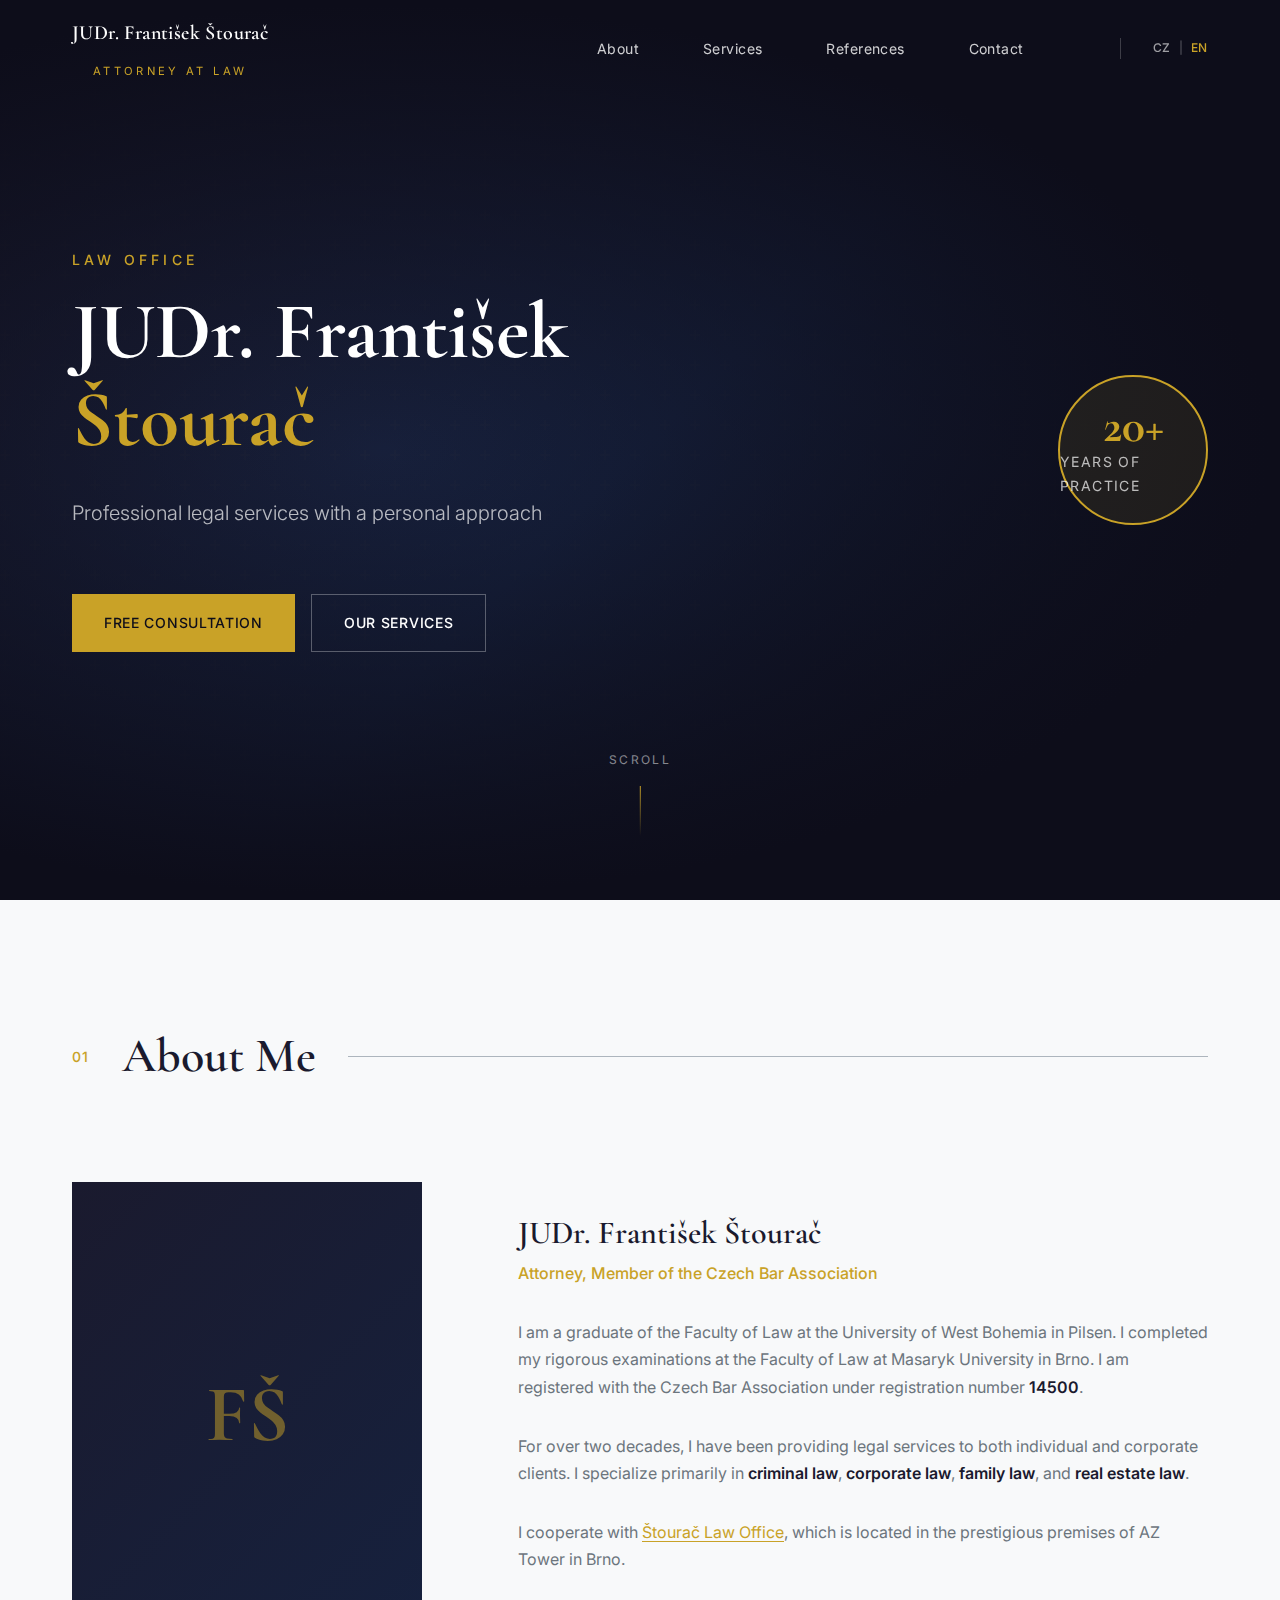
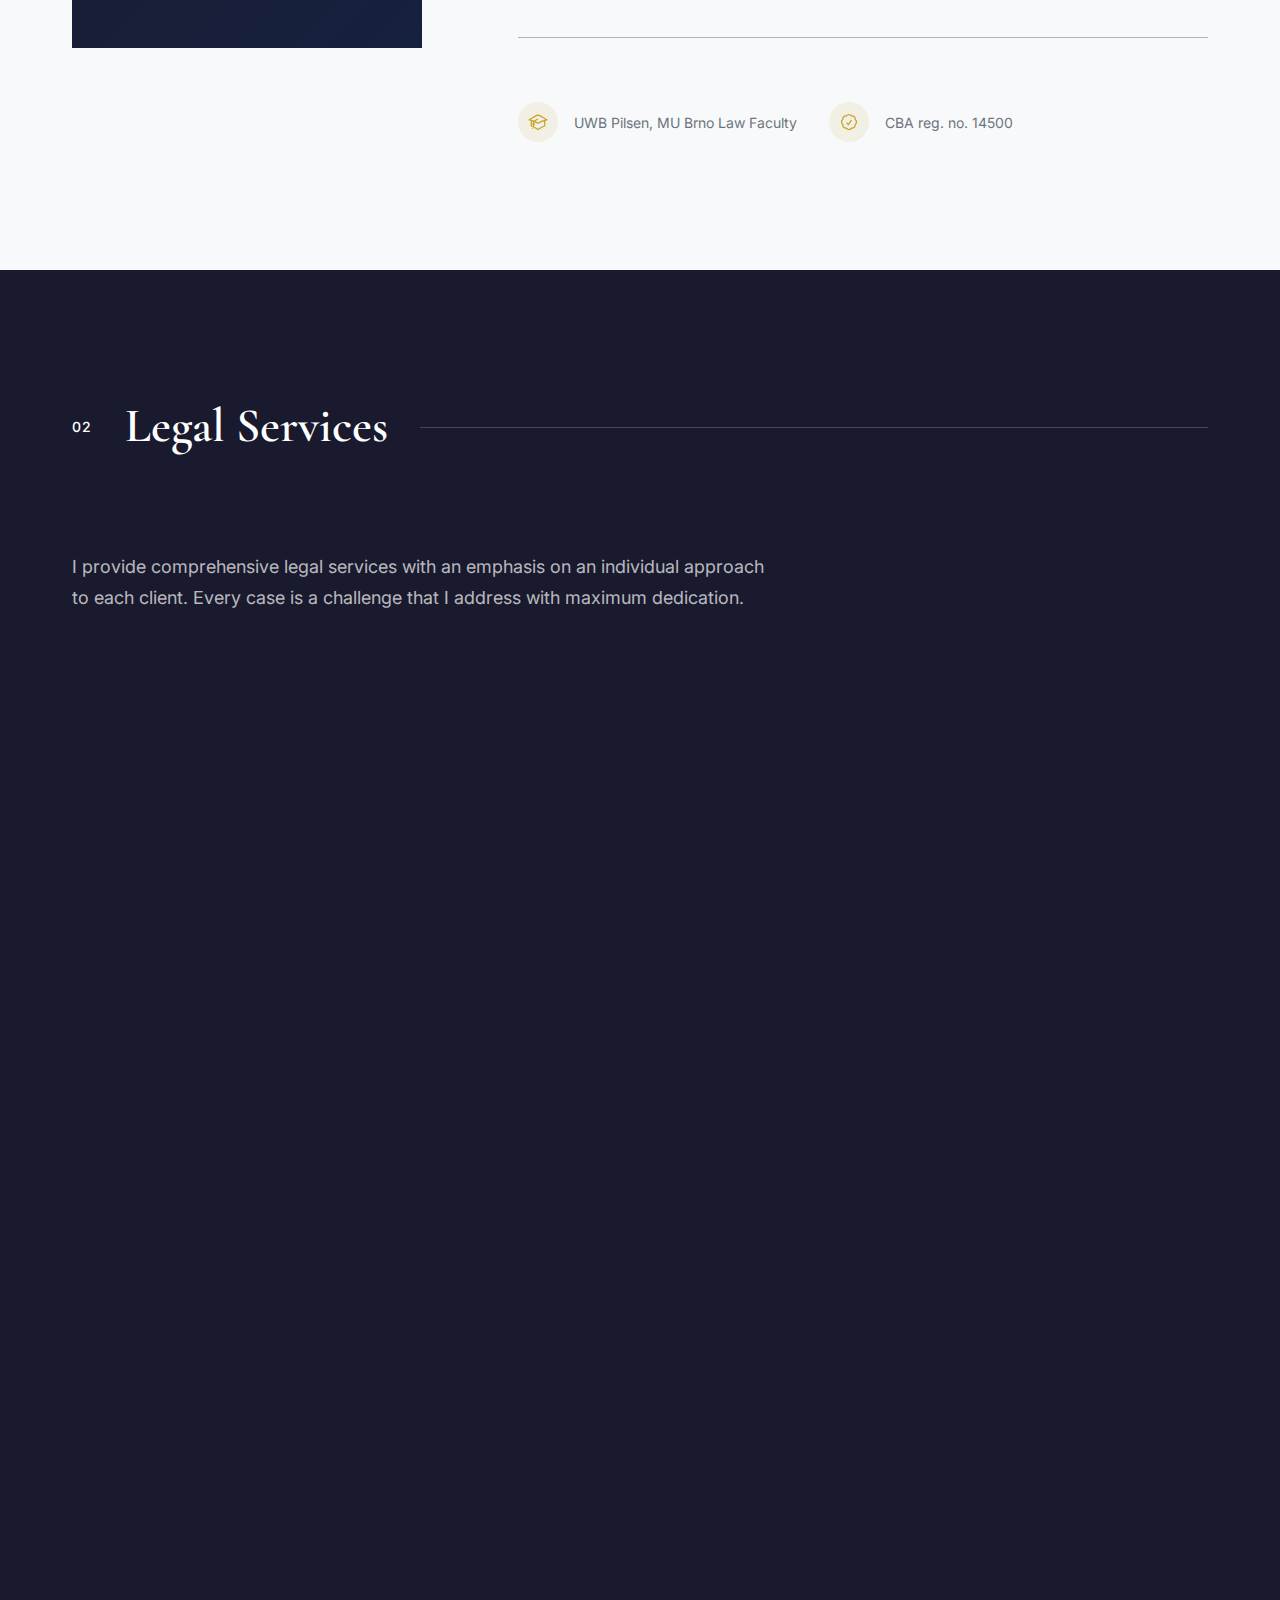
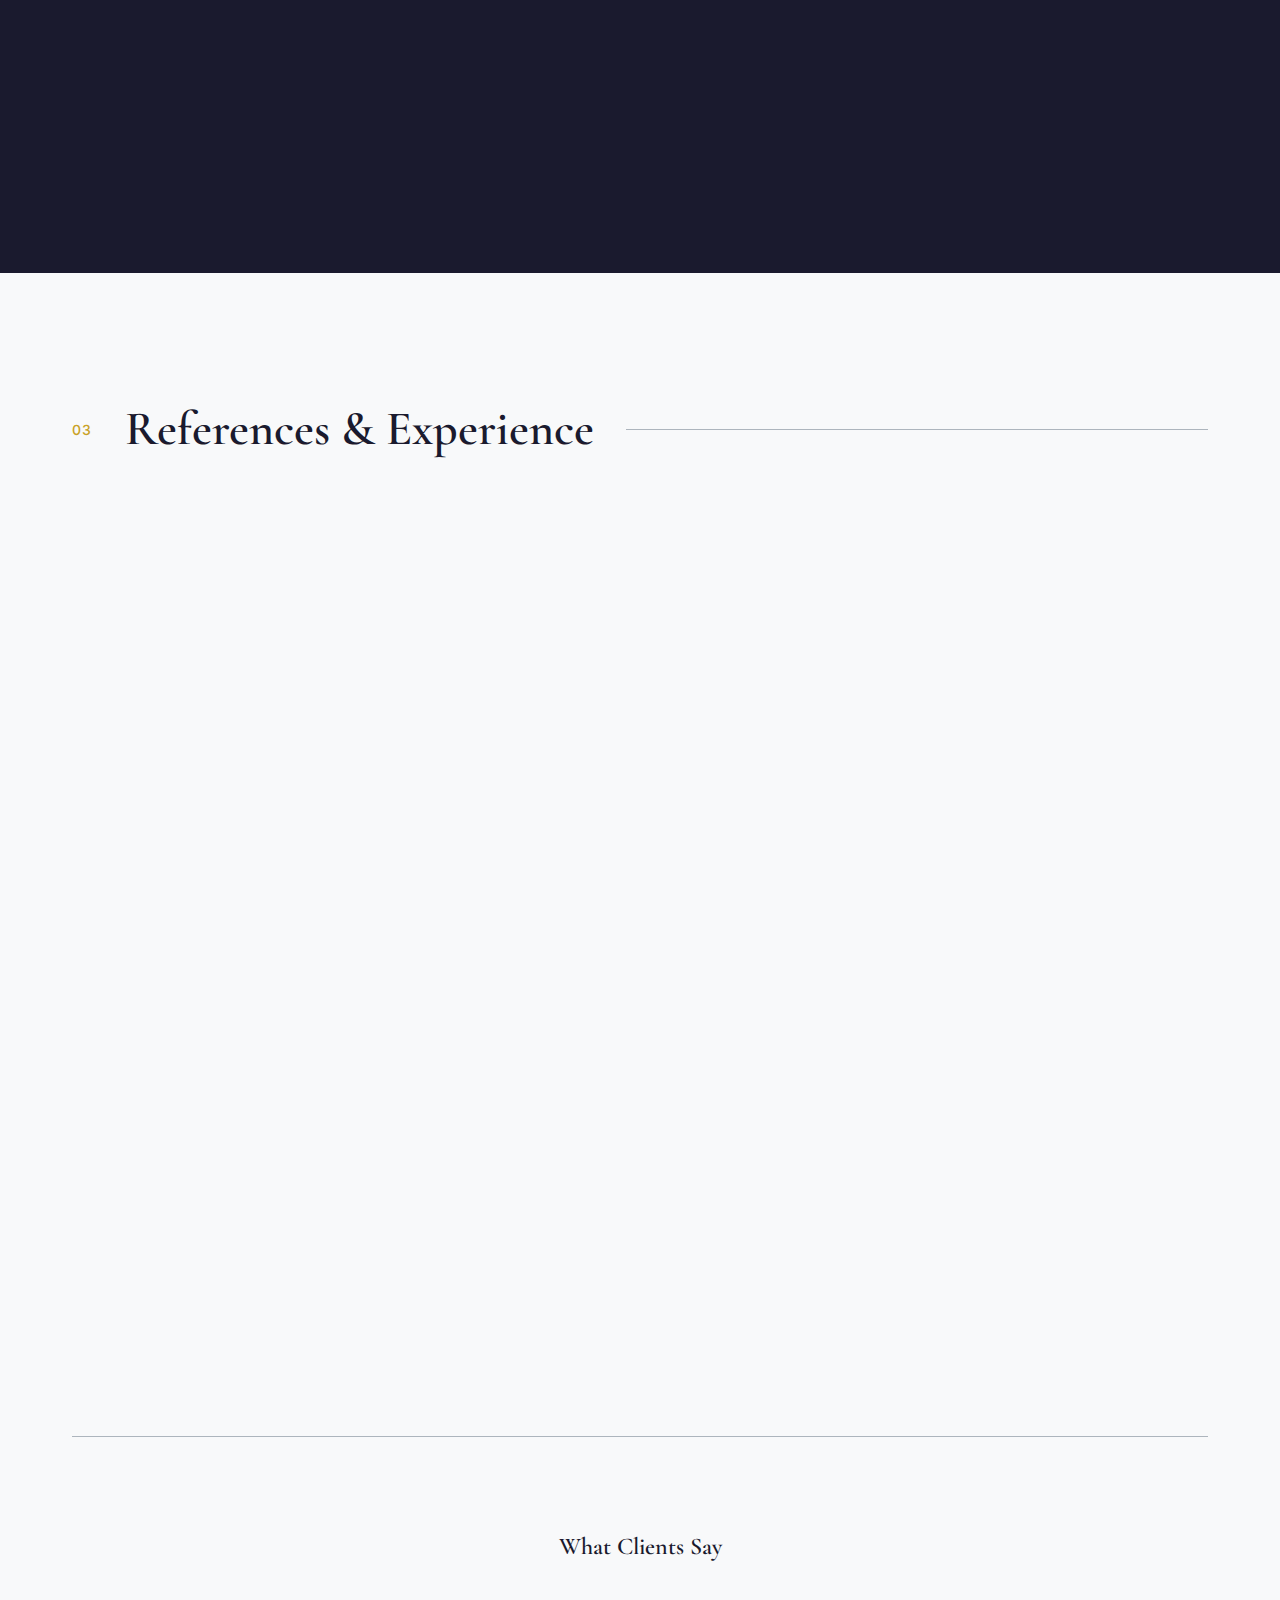
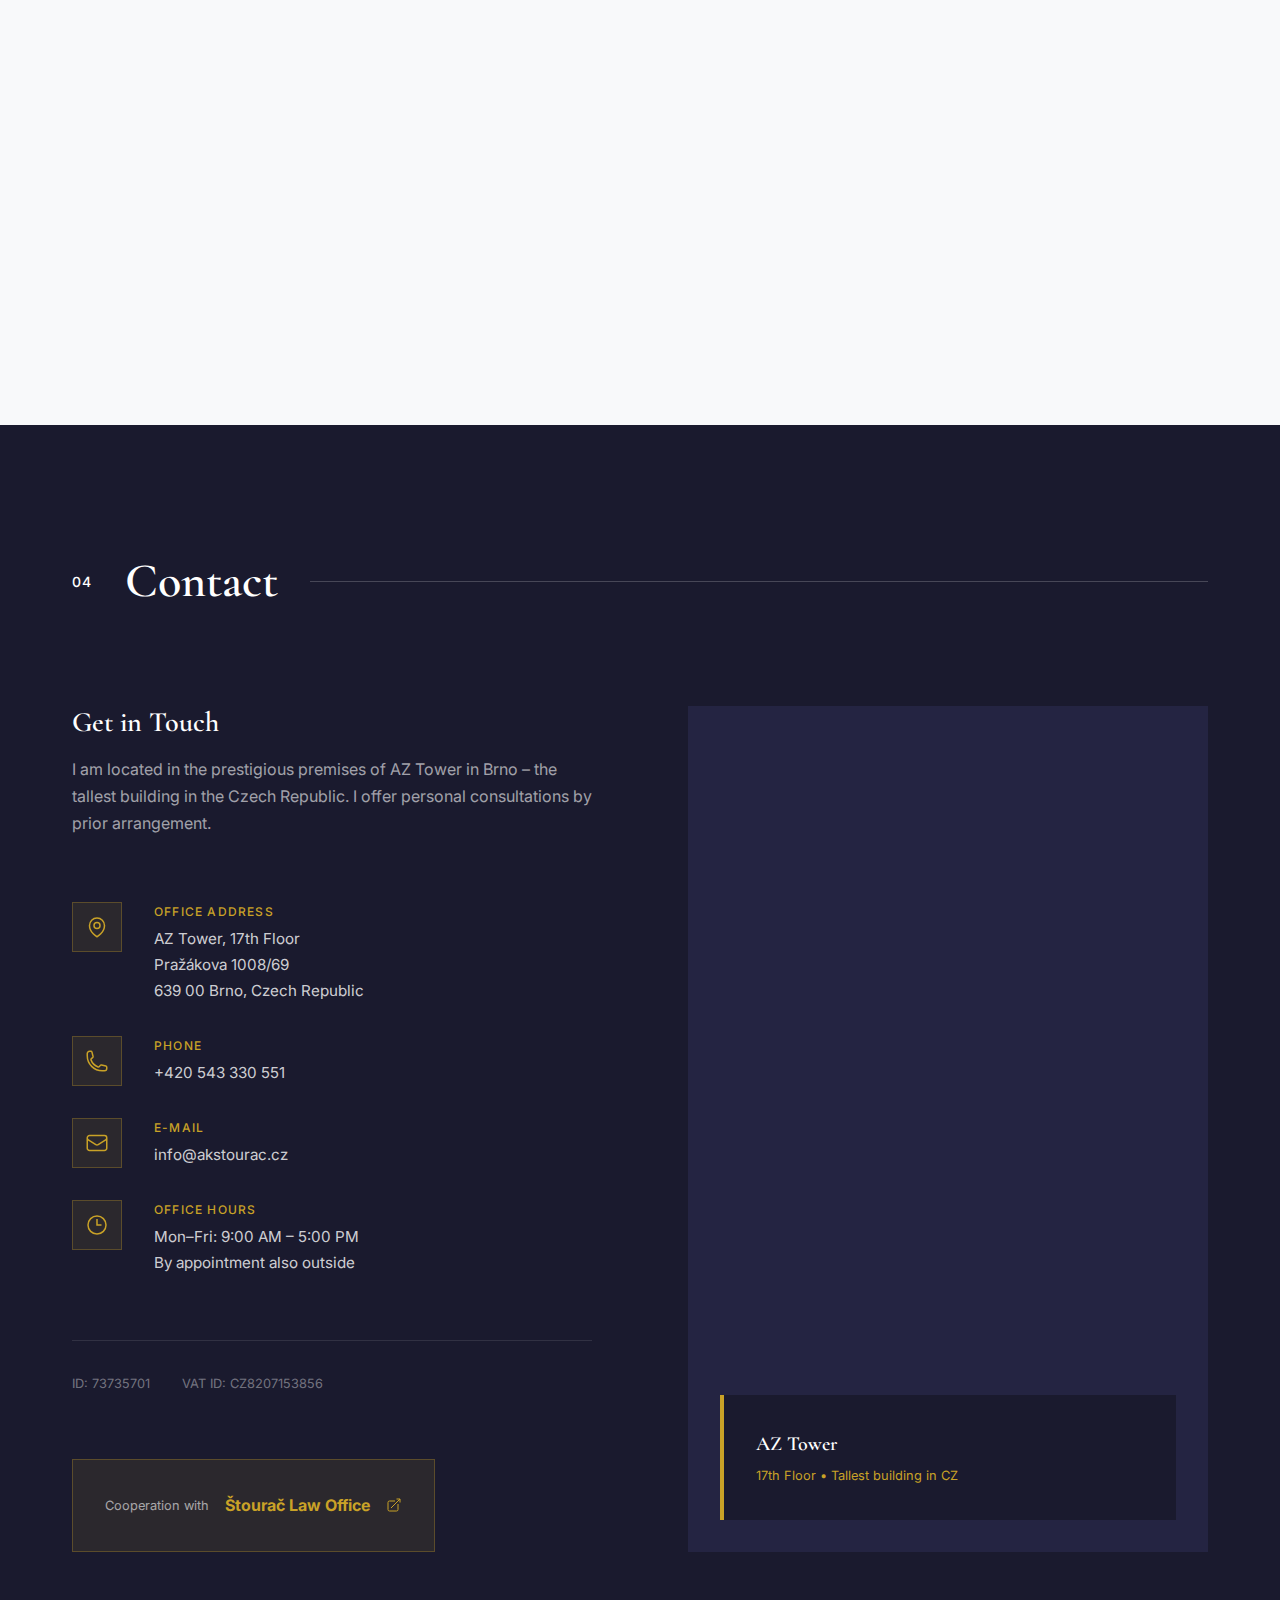
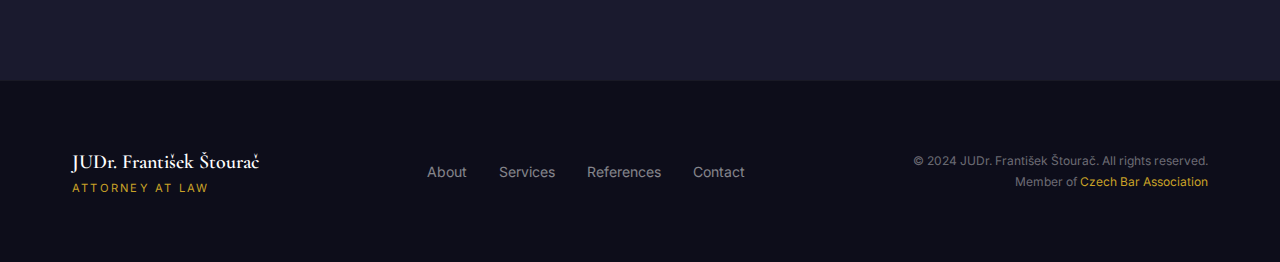
<file: en.html>
<!DOCTYPE html>
<html lang="en">
<head>
    <meta charset="UTF-8">
    <meta name="viewport" content="width=device-width, initial-scale=1.0">
    <title>JUDr. František Štourač | Attorney at Law Brno</title>
    <meta name="description" content="JUDr. František Štourač - experienced attorney in Brno, Czech Republic. Specializing in criminal, corporate and family law. Office located in AZ Tower.">
    <link rel="preconnect" href="https://fonts.googleapis.com">
    <link rel="preconnect" href="https://fonts.gstatic.com" crossorigin>
    <link href="https://fonts.googleapis.com/css2?family=Cormorant+Garamond:wght@400;500;600;700&family=Inter:wght@300;400;500;600&display=swap" rel="stylesheet">
    <link rel="stylesheet" href="style.css">
    <link rel="alternate" hreflang="cs" href="index.html">
    <link rel="alternate" hreflang="en" href="en.html">
</head>
<body>
    <!-- Navigation -->
    <nav class="nav" id="nav">
        <div class="nav-container">
            <a href="#home" class="logo">
                <span class="logo-title">JUDr. František Štourač</span>
                <span class="logo-subtitle">attorney at law</span>
            </a>
            <button class="nav-toggle" id="nav-toggle" aria-label="Menu">
                <span></span>
                <span></span>
                <span></span>
            </button>
            <ul class="nav-menu" id="nav-menu">
                <li><a href="#about" class="nav-link">About</a></li>
                <li><a href="#services" class="nav-link">Services</a></li>
                <li><a href="#references" class="nav-link">References</a></li>
                <li><a href="#contact" class="nav-link">Contact</a></li>
                <li class="nav-lang">
                    <a href="index.html" class="lang-link">CZ</a>
                    <span class="lang-divider">|</span>
                    <a href="en.html" class="lang-link active">EN</a>
                </li>
            </ul>
        </div>
    </nav>

    <!-- Hero Section -->
    <section class="hero" id="home">
        <div class="hero-overlay"></div>
        <div class="hero-content">
            <div class="hero-text">
                <p class="hero-preheading">Law Office</p>
                <h1 class="hero-title">JUDr. František<br><span class="highlight">Štourač</span></h1>
                <p class="hero-subtitle">Professional legal services with a personal approach</p>
                <div class="hero-cta">
                    <a href="#contact" class="btn btn-primary">Free Consultation</a>
                    <a href="#services" class="btn btn-secondary">Our Services</a>
                </div>
            </div>
            <div class="hero-badge">
                <div class="badge-content">
                    <span class="badge-number">20+</span>
                    <span class="badge-text">years of practice</span>
                </div>
            </div>
        </div>
        <div class="hero-scroll">
            <span>Scroll</span>
            <div class="scroll-line"></div>
        </div>
  </section>

    <!-- About Section -->
    <section class="section" id="about">
        <div class="container">
            <div class="section-header">
                <span class="section-label">01</span>
                <h2 class="section-title">About Me</h2>
                <div class="section-line"></div>
            </div>
            <div class="about-grid">
                <div class="about-image">
                    <div class="image-frame">
                        <div class="image-placeholder">
                            <span class="initials">FŠ</span>
                        </div>
                        <div class="frame-accent"></div>
                    </div>
                </div>
                <div class="about-content">
                    <h3 class="about-name">JUDr. František Štourač</h3>
                    <p class="about-title">Attorney, Member of the Czech Bar Association</p>
                    <p class="about-text">
                        I am a graduate of the Faculty of Law at the University of West Bohemia in Pilsen. I completed my rigorous examinations at the Faculty of Law at Masaryk University in Brno. I am registered with the Czech Bar Association under registration number <strong>14500</strong>.
                    </p>
                    <p class="about-text">
                        For over two decades, I have been providing legal services to both individual and corporate clients. I specialize primarily in <strong>criminal law</strong>, <strong>corporate law</strong>, <strong>family law</strong>, and <strong>real estate law</strong>.
                    </p>
                    <p class="about-text">
                        I cooperate with <a href="https://brnoadvokati.cz" target="_blank" rel="noopener" class="text-link">Štourač Law Office</a>, which is located in the prestigious premises of AZ Tower in Brno.
                    </p>
                    <div class="about-credentials">
                        <div class="credential">
                            <span class="credential-icon">
                                <svg viewBox="0 0 24 24" fill="none" stroke="currentColor" stroke-width="1.5">
                                    <path d="M4.26 10.147a60.436 60.436 0 00-.491 6.347A48.627 48.627 0 0112 20.904a48.627 48.627 0 018.232-4.41 60.46 60.46 0 00-.491-6.347m-15.482 0a50.57 50.57 0 00-2.658-.813A59.905 59.905 0 0112 3.493a59.902 59.902 0 0110.399 5.84c-.896.248-1.783.52-2.658.814m-15.482 0A50.697 50.697 0 0112 13.489a50.702 50.702 0 017.74-3.342M6.75 15a.75.75 0 100-1.5.75.75 0 000 1.5zm0 0v-3.675A55.378 55.378 0 0112 8.443m-7.007 11.55A5.981 5.981 0 006.75 15.75v-1.5"/>
                                </svg>
                            </span>
                            <span class="credential-text">UWB Pilsen, MU Brno Law Faculty</span>
                        </div>
                        <div class="credential">
                            <span class="credential-icon">
                                <svg viewBox="0 0 24 24" fill="none" stroke="currentColor" stroke-width="1.5">
                                    <path d="M9 12.75L11.25 15 15 9.75M21 12c0 1.268-.63 2.39-1.593 3.068a3.745 3.745 0 01-1.043 3.296 3.745 3.745 0 01-3.296 1.043A3.745 3.745 0 0112 21c-1.268 0-2.39-.63-3.068-1.593a3.746 3.746 0 01-3.296-1.043 3.745 3.745 0 01-1.043-3.296A3.745 3.745 0 013 12c0-1.268.63-2.39 1.593-3.068a3.745 3.745 0 011.043-3.296 3.746 3.746 0 013.296-1.043A3.746 3.746 0 0112 3c1.268 0 2.39.63 3.068 1.593a3.746 3.746 0 013.296 1.043 3.746 3.746 0 011.043 3.296A3.745 3.745 0 0121 12z"/>
                                </svg>
                            </span>
                            <span class="credential-text">CBA reg. no. 14500</span>
                        </div>
                    </div>
                </div>
            </div>
        </div>
    </section>

    <!-- Services Section -->
    <section class="section section-dark" id="services">
        <div class="container">
            <div class="section-header section-header-light">
                <span class="section-label">02</span>
                <h2 class="section-title">Legal Services</h2>
                <div class="section-line"></div>
            </div>
            <p class="section-intro">
                I provide comprehensive legal services with an emphasis on an individual approach to each client. Every case is a challenge that I address with maximum dedication.
            </p>
            <div class="services-grid">
                <div class="service-card">
                    <div class="service-icon">
                        <svg viewBox="0 0 24 24" fill="none" stroke="currentColor" stroke-width="1.5">
                            <path d="M12 3v17.25m0 0c-1.472 0-2.882.265-4.185.75M12 20.25c1.472 0 2.882.265 4.185.75M18.75 4.97A48.416 48.416 0 0012 4.5c-2.291 0-4.545.16-6.75.47m13.5 0c1.01.143 2.01.317 3 .52m-3-.52l2.62 10.726c.122.499-.106 1.028-.589 1.202a5.988 5.988 0 01-2.031.352 5.988 5.988 0 01-2.031-.352c-.483-.174-.711-.703-.59-1.202L18.75 4.971zm-16.5.52c.99-.203 1.99-.377 3-.52m0 0l2.62 10.726c.122.499-.106 1.028-.589 1.202a5.989 5.989 0 01-2.031.352 5.989 5.989 0 01-2.031-.352c-.483-.174-.711-.703-.59-1.202L5.25 4.971z"/>
                        </svg>
                    </div>
                    <h3 class="service-title">Criminal Law</h3>
                    <p class="service-desc">Defense in criminal proceedings, representation of victims, preliminary proceedings, appellate proceedings.</p>
                    <ul class="service-list">
                        <li>Defense of accused and defendants</li>
                        <li>Representation of victims</li>
                        <li>Legal assistance during interrogation</li>
                    </ul>
                </div>
                <div class="service-card">
                    <div class="service-icon">
                        <svg viewBox="0 0 24 24" fill="none" stroke="currentColor" stroke-width="1.5">
                            <path d="M2.25 21h19.5m-18-18v18m10.5-18v18m6-13.5V21M6.75 6.75h.75m-.75 3h.75m-.75 3h.75m3-6h.75m-.75 3h.75m-.75 3h.75M6.75 21v-3.375c0-.621.504-1.125 1.125-1.125h2.25c.621 0 1.125.504 1.125 1.125V21M3 3h12m-.75 4.5H21m-3.75 3.75h.008v.008h-.008v-.008zm0 3h.008v.008h-.008v-.008zm0 3h.008v.008h-.008v-.008z"/>
                        </svg>
                    </div>
                    <h3 class="service-title">Corporate Law</h3>
                    <p class="service-desc">Company formation, contractual matters, corporate law, debt collection.</p>
                    <ul class="service-list">
                        <li>Company formation and changes</li>
                        <li>Commercial contracts</li>
                        <li>Debt recovery</li>
                    </ul>
                </div>
                <div class="service-card">
                    <div class="service-icon">
                        <svg viewBox="0 0 24 24" fill="none" stroke="currentColor" stroke-width="1.5">
                            <path d="M15 19.128a9.38 9.38 0 002.625.372 9.337 9.337 0 004.121-.952 4.125 4.125 0 00-7.533-2.493M15 19.128v-.003c0-1.113-.285-2.16-.786-3.07M15 19.128v.106A12.318 12.318 0 018.624 21c-2.331 0-4.512-.645-6.374-1.766l-.001-.109a6.375 6.375 0 0111.964-3.07M12 6.375a3.375 3.375 0 11-6.75 0 3.375 3.375 0 016.75 0zm8.25 2.25a2.625 2.625 0 11-5.25 0 2.625 2.625 0 015.25 0z"/>
                        </svg>
                    </div>
                    <h3 class="service-title">Family Law</h3>
                    <p class="service-desc">Divorce, child custody arrangements, alimony, division of marital property.</p>
                    <ul class="service-list">
                        <li>Marriage dissolution</li>
                        <li>Minor children custody</li>
                        <li>Alimony and property division</li>
                    </ul>
                </div>
                <div class="service-card">
                    <div class="service-icon">
                        <svg viewBox="0 0 24 24" fill="none" stroke="currentColor" stroke-width="1.5">
                            <path d="M8.25 21v-4.875c0-.621.504-1.125 1.125-1.125h2.25c.621 0 1.125.504 1.125 1.125V21m0 0h4.5V3.545M12.75 21h7.5V10.75M2.25 21h1.5m18 0h-18M2.25 9l4.5-1.636M18.75 3l-1.5.545m0 6.205l3 1m1.5.5l-1.5-.5M6.75 7.364V3h-3v18m3-13.636l10.5-3.819"/>
                        </svg>
                    </div>
                    <h3 class="service-title">Real Estate Law</h3>
                    <p class="service-desc">Property transfers, lease relations, easements, cadastral proceedings.</p>
                    <ul class="service-list">
                        <li>Purchase and gift agreements</li>
                        <li>Lease agreements</li>
                        <li>Attorney escrow</li>
                    </ul>
                </div>
                <div class="service-card">
                    <div class="service-icon">
                        <svg viewBox="0 0 24 24" fill="none" stroke="currentColor" stroke-width="1.5">
                            <path d="M19.5 14.25v-2.625a3.375 3.375 0 00-3.375-3.375h-1.5A1.125 1.125 0 0113.5 7.125v-1.5a3.375 3.375 0 00-3.375-3.375H8.25m0 12.75h7.5m-7.5 3H12M10.5 2.25H5.625c-.621 0-1.125.504-1.125 1.125v17.25c0 .621.504 1.125 1.125 1.125h12.75c.621 0 1.125-.504 1.125-1.125V11.25a9 9 0 00-9-9z"/>
                        </svg>
                    </div>
                    <h3 class="service-title">Administrative Law</h3>
                    <p class="service-desc">Representation in administrative proceedings, misdemeanors, construction law, public procurement.</p>
                    <ul class="service-list">
                        <li>Administrative proceedings and lawsuits</li>
                        <li>Misdemeanor proceedings</li>
                        <li>Public procurement</li>
                    </ul>
                </div>
                <div class="service-card service-card-cta">
                    <div class="cta-content">
                        <h3 class="cta-title">Need Legal Assistance?</h3>
                        <p class="cta-text">Do not hesitate to contact me for a free consultation regarding your case.</p>
                        <a href="#contact" class="btn btn-primary">Contact Me</a>
                    </div>
                </div>
            </div>
        </div>
    </section>

    <!-- References Section -->
    <section class="section" id="references">
        <div class="container">
            <div class="section-header">
                <span class="section-label">03</span>
                <h2 class="section-title">References & Experience</h2>
                <div class="section-line"></div>
            </div>
            <div class="reference-grid">
                <div class="reference-stats">
                    <div class="stat-item">
                        <span class="stat-number">500+</span>
                        <span class="stat-label">Successfully resolved cases</span>
                    </div>
                    <div class="stat-item">
                        <span class="stat-number">20+</span>
                        <span class="stat-label">Years of legal practice</span>
                    </div>
                    <div class="stat-item">
                        <span class="stat-number">98%</span>
                        <span class="stat-label">Satisfied clients</span>
                    </div>
                </div>
                <div class="reference-content">
                    <div class="reference-block">
                        <h3 class="reference-title">Areas of Specialization</h3>
                        <div class="expertise-list">
                            <div class="expertise-item">
                                <span class="expertise-dot"></span>
                                <span>Criminal defense in complex cases</span>
                            </div>
                            <div class="expertise-item">
                                <span class="expertise-dot"></span>
                                <span>Corporate law and M&A transactions</span>
                            </div>
                            <div class="expertise-item">
                                <span class="expertise-dot"></span>
                                <span>Contentious divorce proceedings</span>
                            </div>
                            <div class="expertise-item">
                                <span class="expertise-dot"></span>
                                <span>High-value real estate transactions</span>
                            </div>
                            <div class="expertise-item">
                                <span class="expertise-dot"></span>
                                <span>Public procurement representation</span>
                            </div>
                        </div>
                    </div>
                    <div class="reference-block">
                        <h3 class="reference-title">Cooperation</h3>
                        <p class="reference-text">
                            I closely cooperate with <a href="https://brnoadvokati.cz" target="_blank" rel="noopener" class="text-link">Štourač Law Office</a>, which I founded. The office has a team of experienced lawyers and provides comprehensive legal services in Czech, English, and German.
                        </p>
                    </div>
                </div>
            </div>
            <div class="testimonials">
                <h3 class="testimonials-title">What Clients Say</h3>
                <div class="testimonial-grid">
                    <blockquote class="testimonial">
                        <p class="testimonial-text">"Professional approach and excellent knowledge of criminal law. Dr. Štourač helped me in a difficult situation and achieved the best possible outcome for me."</p>
                        <cite class="testimonial-author">— Client from Brno</cite>
                    </blockquote>
                    <blockquote class="testimonial">
                        <p class="testimonial-text">"I greatly appreciate the personal approach and availability. I always felt that my case was a priority."</p>
                        <cite class="testimonial-author">— Entrepreneur</cite>
                    </blockquote>
                </div>
            </div>
        </div>
    </section>

    <!-- Contact Section -->
    <section class="section section-dark" id="contact">
        <div class="container">
            <div class="section-header section-header-light">
                <span class="section-label">04</span>
                <h2 class="section-title">Contact</h2>
                <div class="section-line"></div>
            </div>
            <div class="contact-grid">
                <div class="contact-info">
                    <h3 class="contact-heading">Get in Touch</h3>
                    <p class="contact-text">
                        I am located in the prestigious premises of AZ Tower in Brno – the tallest building in the Czech Republic. I offer personal consultations by prior arrangement.
                    </p>
                    <div class="contact-details">
                        <div class="contact-item">
                            <div class="contact-icon">
                                <svg viewBox="0 0 24 24" fill="none" stroke="currentColor" stroke-width="1.5">
                                    <path d="M15 10.5a3 3 0 11-6 0 3 3 0 016 0z"/>
                                    <path d="M19.5 10.5c0 7.142-7.5 11.25-7.5 11.25S4.5 17.642 4.5 10.5a7.5 7.5 0 1115 0z"/>
                                </svg>
                            </div>
                            <div class="contact-text-group">
                                <span class="contact-label">Office Address</span>
                                <address class="contact-value">
                                    AZ Tower, 17th Floor<br>
                                    Pražákova 1008/69<br>
                                    639 00 Brno, Czech Republic
                                </address>
                            </div>
                        </div>
                        <div class="contact-item">
                            <div class="contact-icon">
                                <svg viewBox="0 0 24 24" fill="none" stroke="currentColor" stroke-width="1.5">
                                    <path d="M2.25 6.75c0 8.284 6.716 15 15 15h2.25a2.25 2.25 0 002.25-2.25v-1.372c0-.516-.351-.966-.852-1.091l-4.423-1.106c-.44-.11-.902.055-1.173.417l-.97 1.293c-.282.376-.769.542-1.21.38a12.035 12.035 0 01-7.143-7.143c-.162-.441.004-.928.38-1.21l1.293-.97c.363-.271.527-.734.417-1.173L6.963 3.102a1.125 1.125 0 00-1.091-.852H4.5A2.25 2.25 0 002.25 4.5v2.25z"/>
                                </svg>
                            </div>
                            <div class="contact-text-group">
                                <span class="contact-label">Phone</span>
                                <a href="tel:+420543330551" class="contact-value contact-link">+420 543 330 551</a>
                            </div>
                        </div>
                        <div class="contact-item">
                            <div class="contact-icon">
                                <svg viewBox="0 0 24 24" fill="none" stroke="currentColor" stroke-width="1.5">
                                    <path d="M21.75 6.75v10.5a2.25 2.25 0 01-2.25 2.25h-15a2.25 2.25 0 01-2.25-2.25V6.75m19.5 0A2.25 2.25 0 0019.5 4.5h-15a2.25 2.25 0 00-2.25 2.25m19.5 0v.243a2.25 2.25 0 01-1.07 1.916l-7.5 4.615a2.25 2.25 0 01-2.36 0L3.32 8.91a2.25 2.25 0 01-1.07-1.916V6.75"/>
                                </svg>
                            </div>
                            <div class="contact-text-group">
                                <span class="contact-label">E-mail</span>
                                <a href="mailto:info@akstourac.cz" class="contact-value contact-link">info@akstourac.cz</a>
                            </div>
                        </div>
                        <div class="contact-item">
                            <div class="contact-icon">
                                <svg viewBox="0 0 24 24" fill="none" stroke="currentColor" stroke-width="1.5">
                                    <path d="M12 6v6h4.5m4.5 0a9 9 0 11-18 0 9 9 0 0118 0z"/>
                                </svg>
                            </div>
                            <div class="contact-text-group">
                                <span class="contact-label">Office Hours</span>
                                <span class="contact-value">Mon–Fri: 9:00 AM – 5:00 PM<br>By appointment also outside</span>
                            </div>
                        </div>
                    </div>
                    <div class="contact-ids">
                        <span>ID: 73735701</span>
                        <span>VAT ID: CZ8207153856</span>
                    </div>
                    <a href="https://brnoadvokati.cz" target="_blank" rel="noopener" class="partner-link">
                        <span>Cooperation with</span>
                        <strong>Štourač Law Office</strong>
                        <svg viewBox="0 0 24 24" fill="none" stroke="currentColor" stroke-width="1.5">
                            <path d="M13.5 6H5.25A2.25 2.25 0 003 8.25v10.5A2.25 2.25 0 005.25 21h10.5A2.25 2.25 0 0018 18.75V10.5m-10.5 6L21 3m0 0h-5.25M21 3v5.25"/>
                        </svg>
                    </a>
                </div>
                <div class="contact-map">
                    <div class="map-container">
                        <iframe
                            src="https://www.google.com/maps/embed?pb=!1m18!1m12!1m3!1d2607.5476697!2d16.6087!3d49.1847!2m3!1f0!2f0!3f0!3m2!1i1024!2i768!4f13.1!3m3!1m2!1s0x4712943d0d8c8c8d%3A0x4f0d5b0f0d5b0f0d!2sAZ%20Tower!5e0!3m2!1sen!2scz!4v1234567890"
                            width="100%"
                            height="100%"
                            style="border:0;"
                            allowfullscreen=""
                            loading="lazy"
                            referrerpolicy="no-referrer-when-downgrade"
                            title="Map - AZ Tower Brno">
                        </iframe>
                    </div>
                    <div class="map-overlay">
                        <div class="tower-info">
                            <span class="tower-name">AZ Tower</span>
                            <span class="tower-detail">17th Floor • Tallest building in CZ</span>
                        </div>
                    </div>
                </div>
            </div>
        </div>
    </section>

    <!-- Footer -->
    <footer class="footer">
        <div class="container">
            <div class="footer-content">
                <div class="footer-brand">
                    <span class="footer-name">JUDr. František Štourač</span>
                    <span class="footer-title">attorney at law</span>
                </div>
                <div class="footer-links">
                    <a href="#about">About</a>
                    <a href="#services">Services</a>
                    <a href="#references">References</a>
                    <a href="#contact">Contact</a>
                </div>
                <div class="footer-legal">
                    <p>&copy; 2024 JUDr. František Štourač. All rights reserved.</p>
                    <p>Member of <a href="https://www.cak.cz" target="_blank" rel="noopener">Czech Bar Association</a></p>
                </div>
            </div>
        </div>
    </footer>

    <script src="script.js"></script>
</body>
</html>
</file>
<file: style.css>
/* ========================================
   AK ŠTOURAČ - Professional Law Firm Website
   Corporate, elegant, gold accents
   ======================================== */

:root {
    /* Primary Colors */
    --color-primary: #1a1a2e;
    --color-primary-light: #242442;
    --color-secondary: #16213e;

    /* Accent Colors - Gold/Bronze */
    --color-accent: #c9a227;
    --color-accent-light: #d4b84a;
    --color-accent-dark: #a68521;

    /* Neutrals */
    --color-white: #ffffff;
    --color-light: #f8f9fa;
    --color-gray: #6c757d;
    --color-gray-light: #adb5bd;
    --color-dark: #0d0d1a;

    /* Typography */
    --font-heading: 'Cormorant Garamond', Georgia, serif;
    --font-body: 'Inter', -apple-system, BlinkMacSystemFont, sans-serif;

    /* Spacing */
    --space-xs: 0.5rem;
    --space-sm: 1rem;
    --space-md: 2rem;
    --space-lg: 4rem;
    --space-xl: 6rem;
    --space-2xl: 8rem;

    /* Transitions */
    --transition: 0.3s ease;
    --transition-slow: 0.5s ease;
}

*, *::before, *::after { box-sizing: border-box; margin: 0; padding: 0; }
html { scroll-behavior: smooth; font-size: 16px; }
body { font-family: var(--font-body); background-color: var(--color-light); color: var(--color-primary); line-height: 1.7; overflow-x: hidden; }
a { color: inherit; text-decoration: none; transition: var(--transition); }
ul { list-style: none; }
img { max-width: 100%; height: auto; }

h1, h2, h3, h4, h5, h6 { font-family: var(--font-heading); font-weight: 600; line-height: 1.2; }
.highlight { color: var(--color-accent); }
.text-link { color: var(--color-accent); text-decoration: underline; text-underline-offset: 3px; }
.text-link:hover { color: var(--color-accent-light); }

.container { width: 100%; max-width: 1200px; margin: 0 auto; padding: 0 var(--space-md); }

.btn { display: inline-flex; align-items: center; justify-content: center; padding: 1rem 2rem; font-family: var(--font-body); font-size: 0.875rem; font-weight: 500; letter-spacing: 0.05em; text-transform: uppercase; border: none; cursor: pointer; transition: var(--transition); }
.btn-primary { background: var(--color-accent); color: var(--color-dark); }
.btn-primary:hover { background: var(--color-accent-light); transform: translateY(-2px); box-shadow: 0 10px 30px rgba(201, 162, 39, 0.3); }
.btn-secondary { background: transparent; color: var(--color-white); border: 1px solid rgba(255, 255, 255, 0.3); }
.btn-secondary:hover { border-color: var(--color-accent); color: var(--color-accent); }

/* Navigation */
.nav { position: fixed; top: 0; left: 0; right: 0; z-index: 1000; padding: var(--space-sm) 0; transition: var(--transition); background: transparent; }
.nav.scrolled { background: rgba(26, 26, 46, 0.98); backdrop-filter: blur(10px); box-shadow: 0 2px 20px rgba(0, 0, 0, 0.3); }
.nav-container { display: flex; justify-content: space-between; align-items: center; max-width: 1200px; margin: 0 auto; padding: 0 var(--space-md); }

.logo { display: flex; align-items: center; gap: 0.75rem; color: var(--color-white); text-decoration: none; }
.logo-image { height: 40px; width: auto; filter: brightness(0) invert(1); display: none; }
.logo-text { display: flex; flex-direction: column; }
.logo-title { font-family: var(--font-heading); font-size: 1.25rem; font-weight: 600; letter-spacing: 0.02em; }
.logo-subtitle { font-size: 0.7rem; font-weight: 400; letter-spacing: 0.3em; text-transform: uppercase; color: var(--color-accent); }

.nav-menu { display: flex; align-items: center; gap: var(--space-lg); }
.nav-link { font-size: 0.875rem; font-weight: 400; color: rgba(255, 255, 255, 0.8); letter-spacing: 0.03em; position: relative; }
.nav-link::after { content: ''; position: absolute; bottom: -4px; left: 0; width: 0; height: 1px; background: var(--color-accent); transition: var(--transition); }
.nav-link:hover { color: var(--color-white); }
.nav-link:hover::after { width: 100%; }

.nav-lang { display: flex; align-items: center; gap: 0.5rem; margin-left: var(--space-md); padding-left: var(--space-md); border-left: 1px solid rgba(255, 255, 255, 0.2); }
.lang-link { font-size: 0.75rem; font-weight: 500; color: rgba(255, 255, 255, 0.6); letter-spacing: 0.05em; }
.lang-link.active { color: var(--color-accent); }
.lang-link:hover { color: var(--color-white); }
.lang-divider { color: rgba(255, 255, 255, 0.3); font-size: 0.75rem; }

.nav-toggle { display: none; flex-direction: column; gap: 5px; background: none; border: none; cursor: pointer; padding: 10px; }
.nav-toggle span { display: block; width: 24px; height: 2px; background: var(--color-white); transition: var(--transition); }

/* Hero Section */
.hero { min-height: 100vh; display: flex; align-items: center; position: relative; background: linear-gradient(135deg, var(--color-primary) 0%, var(--color-secondary) 50%, var(--color-dark) 100%); overflow: hidden; }
.hero::before { content: ''; position: absolute; top: 0; left: 0; right: 0; bottom: 0; background-image: url("data:image/svg+xml,%3Csvg width='60' height='60' viewBox='0 0 60 60' xmlns='http://www.w3.org/2000/svg'%3E%3Cg fill='none' fill-rule='evenodd'%3E%3Cg fill='%23c9a227' fill-opacity='0.03'%3E%3Cpath d='M36 34v-4h-2v4h-4v2h4v4h2v-4h4v-2h-4zm0-30V0h-2v4h-4v2h4v4h2V6h4V4h-4zM6 34v-4H4v4H0v2h4v4h2v-4h4v-2H6zM6 4V0H4v4H0v2h4v4h2V6h4V4H6z'/%3E%3C/g%3E%3C/g%3E%3C/svg%3E"); opacity: 0.5; }
.hero-overlay { position: absolute; inset: 0; background: radial-gradient(ellipse at 30% 50%, transparent 0%, var(--color-dark) 70%); }
.hero-content { position: relative; z-index: 2; width: 100%; max-width: 1200px; margin: 0 auto; padding: var(--space-2xl) var(--space-md); display: flex; justify-content: space-between; align-items: center; }
.hero-text { max-width: 650px; }
.hero-preheading { font-size: 0.875rem; font-weight: 500; color: var(--color-accent); letter-spacing: 0.3em; text-transform: uppercase; margin-bottom: var(--space-sm); }
.hero-title { font-size: clamp(3rem, 8vw, 5rem); font-weight: 700; color: var(--color-white); line-height: 1.1; margin-bottom: var(--space-md); }
.hero-subtitle { font-size: 1.25rem; font-weight: 300; color: rgba(255, 255, 255, 0.7); margin-bottom: var(--space-lg); }
.hero-cta { display: flex; gap: var(--space-sm); flex-wrap: wrap; }
.hero-badge { position: relative; }
.badge-content { display: flex; flex-direction: column; align-items: center; justify-content: center; width: 150px; height: 150px; border: 2px solid var(--color-accent); border-radius: 50%; background: rgba(201, 162, 39, 0.1); }
.badge-number { font-family: var(--font-heading); font-size: 3rem; font-weight: 700; color: var(--color-accent); line-height: 1; }
.badge-text { font-size: 0.875rem; color: rgba(255, 255, 255, 0.7); text-transform: uppercase; letter-spacing: 0.1em; }
.hero-scroll { position: absolute; bottom: var(--space-lg); left: 50%; transform: translateX(-50%); display: flex; flex-direction: column; align-items: center; gap: var(--space-sm); color: rgba(255, 255, 255, 0.5); }
.hero-scroll span { font-size: 0.75rem; letter-spacing: 0.2em; text-transform: uppercase; }
.scroll-line { width: 1px; height: 50px; background: linear-gradient(to bottom, var(--color-accent), transparent); animation: scrollPulse 2s ease-in-out infinite; }
@keyframes scrollPulse { 0%, 100% { opacity: 1; transform: scaleY(1); } 50% { opacity: 0.5; transform: scaleY(0.7); } }

/* Sections */
.section { padding: var(--space-2xl) 0; }
.section-dark { background: var(--color-primary); color: var(--color-white); }
.section-header { display: flex; align-items: center; gap: var(--space-md); margin-bottom: var(--space-xl); }
.section-header-light .section-label, .section-header-light .section-title { color: var(--color-white); }
.section-header-light .section-line { background: rgba(255, 255, 255, 0.2); }
.section-label { font-size: 0.875rem; font-weight: 500; color: var(--color-accent); letter-spacing: 0.1em; }
.section-title { font-size: clamp(2rem, 5vw, 3rem); font-weight: 600; color: var(--color-primary); }
.section-line { flex: 1; height: 1px; background: var(--color-gray-light); }
.section-intro { font-size: 1.125rem; color: rgba(255, 255, 255, 0.7); max-width: 700px; margin-bottom: var(--space-xl); }

/* About Section */
.about-grid { display: grid; grid-template-columns: 350px 1fr; gap: var(--space-xl); align-items: start; }
.about-image { position: sticky; top: 120px; }
.image-frame { position: relative; width: 100%; aspect-ratio: 3/4; overflow: hidden; }
.image-placeholder { width: 100%; height: 100%; background: linear-gradient(135deg, var(--color-primary) 0%, var(--color-secondary) 100%); display: flex; align-items: center; justify-content: center; }
.image-placeholder .initials { font-family: var(--font-heading); font-size: 5rem; font-weight: 700; color: var(--color-accent); opacity: 0.5; }
.attorney-photo { width: 100%; height: 100%; object-fit: cover; object-position: top center; filter: grayscale(20%); transition: var(--transition); }
.image-frame:hover .attorney-photo { filter: grayscale(0%); }
.frame-accent { position: absolute; top: var(--space-md); left: var(--space-md); right: calc(var(--space-md) * -1); bottom: calc(var(--space-md) * -1); border: 2px solid var(--color-accent); z-index: -1; }
.about-content { padding-top: var(--space-md); }
.about-name { font-size: 2rem; color: var(--color-primary); margin-bottom: var(--space-xs); }
.about-title { font-size: 1rem; color: var(--color-accent); font-weight: 500; margin-bottom: var(--space-md); }
.about-text { color: var(--color-gray); margin-bottom: var(--space-md); }
.about-text strong { color: var(--color-primary); font-weight: 600; }
.about-credentials { display: flex; flex-wrap: wrap; gap: var(--space-md); margin-top: var(--space-lg); padding-top: var(--space-lg); border-top: 1px solid var(--color-gray-light); }
.credential { display: flex; align-items: center; gap: var(--space-sm); }
.credential-icon { width: 40px; height: 40px; display: flex; align-items: center; justify-content: center; background: rgba(201, 162, 39, 0.1); border-radius: 50%; color: var(--color-accent); }
.credential-icon svg { width: 20px; height: 20px; }
.credential-text { font-size: 0.875rem; color: var(--color-gray); }

/* Services Section */
.services-grid { display: grid; grid-template-columns: repeat(3, 1fr); gap: var(--space-md); }
.service-card { background: var(--color-primary-light); padding: var(--space-lg); border: 1px solid rgba(255, 255, 255, 0.05); transition: var(--transition); position: relative; overflow: hidden; }
.service-card::before { content: ''; position: absolute; top: 0; left: 0; width: 100%; height: 3px; background: var(--color-accent); transform: scaleX(0); transform-origin: left; transition: var(--transition); }
.service-card:hover { transform: translateY(-5px); border-color: rgba(201, 162, 39, 0.3); }
.service-card:hover::before { transform: scaleX(1); }
.service-icon { width: 50px; height: 50px; display: flex; align-items: center; justify-content: center; margin-bottom: var(--space-md); color: var(--color-accent); }
.service-icon svg { width: 100%; height: 100%; }
.service-title { font-size: 1.25rem; color: var(--color-white); margin-bottom: var(--space-sm); }
.service-desc { font-size: 0.9rem; color: rgba(255, 255, 255, 0.6); margin-bottom: var(--space-md); }
.service-list { display: flex; flex-direction: column; gap: var(--space-xs); }
.service-list li { font-size: 0.85rem; color: rgba(255, 255, 255, 0.5); padding-left: var(--space-sm); position: relative; }
.service-list li::before { content: ''; position: absolute; left: 0; top: 0.6em; width: 4px; height: 4px; background: var(--color-accent); border-radius: 50%; }
.service-card-cta { background: linear-gradient(135deg, var(--color-accent) 0%, var(--color-accent-dark) 100%); display: flex; align-items: center; justify-content: center; }
.service-card-cta::before { display: none; }
.cta-content { text-align: center; }
.cta-title { font-size: 1.5rem; color: var(--color-dark); margin-bottom: var(--space-sm); }
.cta-text { font-size: 0.9rem; color: rgba(0, 0, 0, 0.7); margin-bottom: var(--space-md); }
.service-card-cta .btn-primary { background: var(--color-dark); color: var(--color-white); }
.service-card-cta .btn-primary:hover { background: var(--color-primary); }

/* Reference Section */
.reference-grid { display: grid; grid-template-columns: 1fr 1fr; gap: var(--space-xl); margin-bottom: var(--space-xl); }
.reference-stats { display: flex; flex-direction: column; gap: var(--space-lg); }
.stat-item { padding: var(--space-lg); background: var(--color-white); border-left: 4px solid var(--color-accent); box-shadow: 0 10px 40px rgba(0, 0, 0, 0.05); }
.stat-number { display: block; font-family: var(--font-heading); font-size: 3.5rem; font-weight: 700; color: var(--color-accent); line-height: 1; margin-bottom: var(--space-xs); }
.stat-label { font-size: 0.9rem; color: var(--color-gray); }
.reference-content { display: flex; flex-direction: column; gap: var(--space-lg); }
.reference-block { padding: var(--space-lg); background: var(--color-white); box-shadow: 0 10px 40px rgba(0, 0, 0, 0.05); }
.reference-title { font-size: 1.25rem; color: var(--color-primary); margin-bottom: var(--space-md); padding-bottom: var(--space-sm); border-bottom: 1px solid var(--color-gray-light); }
.reference-text { color: var(--color-gray); }
.expertise-list { display: flex; flex-direction: column; gap: var(--space-sm); }
.expertise-item { display: flex; align-items: center; gap: var(--space-sm); color: var(--color-gray); }
.expertise-dot { width: 8px; height: 8px; background: var(--color-accent); border-radius: 50%; flex-shrink: 0; }

/* Testimonials */
.testimonials { padding-top: var(--space-xl); border-top: 1px solid var(--color-gray-light); }
.testimonials-title { font-size: 1.5rem; color: var(--color-primary); margin-bottom: var(--space-lg); text-align: center; }
.testimonial-grid { display: grid; grid-template-columns: repeat(2, 1fr); gap: var(--space-md); }
.testimonial { padding: var(--space-lg); background: var(--color-white); border: 1px solid var(--color-gray-light); position: relative; }
.testimonial::before { content: '"'; position: absolute; top: var(--space-sm); left: var(--space-md); font-family: var(--font-heading); font-size: 4rem; color: var(--color-accent); opacity: 0.2; line-height: 1; }
.testimonial-text { font-style: italic; color: var(--color-gray); margin-bottom: var(--space-md); position: relative; z-index: 1; }
.testimonial-author { font-size: 0.875rem; color: var(--color-accent); font-style: normal; font-weight: 500; }

/* Contact Section */
.contact-grid { display: grid; grid-template-columns: 1fr 1fr; gap: var(--space-xl); }
.contact-heading { font-size: 1.75rem; color: var(--color-white); margin-bottom: var(--space-sm); }
.contact-text { color: rgba(255, 255, 255, 0.6); margin-bottom: var(--space-lg); }
.contact-details { display: flex; flex-direction: column; gap: var(--space-md); margin-bottom: var(--space-lg); }
.contact-item { display: flex; gap: var(--space-md); }
.contact-icon { width: 50px; height: 50px; display: flex; align-items: center; justify-content: center; background: rgba(201, 162, 39, 0.1); border: 1px solid rgba(201, 162, 39, 0.3); flex-shrink: 0; color: var(--color-accent); }
.contact-icon svg { width: 24px; height: 24px; }
.contact-text-group { display: flex; flex-direction: column; }
.contact-label { font-size: 0.75rem; font-weight: 500; color: var(--color-accent); text-transform: uppercase; letter-spacing: 0.1em; margin-bottom: 4px; }
.contact-value { font-size: 0.95rem; color: rgba(255, 255, 255, 0.8); font-style: normal; }
.contact-link:hover { color: var(--color-accent); }
.contact-ids { display: flex; gap: var(--space-md); font-size: 0.8rem; color: rgba(255, 255, 255, 0.4); padding-top: var(--space-md); border-top: 1px solid rgba(255, 255, 255, 0.1); margin-bottom: var(--space-lg); }
.partner-link { display: inline-flex; align-items: center; gap: var(--space-sm); padding: var(--space-md); background: rgba(201, 162, 39, 0.1); border: 1px solid rgba(201, 162, 39, 0.3); color: var(--color-white); transition: var(--transition); }
.partner-link span { font-size: 0.8rem; color: rgba(255, 255, 255, 0.6); }
.partner-link strong { color: var(--color-accent); }
.partner-link svg { width: 16px; height: 16px; color: var(--color-accent); }
.partner-link:hover { background: rgba(201, 162, 39, 0.2); border-color: var(--color-accent); }

/* Map */
.contact-map { position: relative; height: 100%; min-height: 500px; }
.map-container { position: absolute; inset: 0; background: var(--color-primary-light); }
.map-container iframe { filter: grayscale(100%) contrast(1.1); opacity: 0.7; }
.map-overlay { position: absolute; bottom: var(--space-md); left: var(--space-md); right: var(--space-md); background: var(--color-primary); padding: var(--space-md); border-left: 4px solid var(--color-accent); }
.tower-name { display: block; font-family: var(--font-heading); font-size: 1.25rem; font-weight: 600; color: var(--color-white); }
.tower-detail { font-size: 0.8rem; color: var(--color-accent); }

/* Footer */
.footer { background: var(--color-dark); padding: var(--space-lg) 0; border-top: 1px solid rgba(255, 255, 255, 0.05); }
.footer-content { display: flex; justify-content: space-between; align-items: center; flex-wrap: wrap; gap: var(--space-md); }
.footer-brand { display: flex; flex-direction: column; }
.footer-name { font-family: var(--font-heading); font-size: 1.25rem; font-weight: 600; color: var(--color-white); }
.footer-title { font-size: 0.7rem; color: var(--color-accent); letter-spacing: 0.2em; text-transform: uppercase; }
.footer-links { display: flex; gap: var(--space-md); }
.footer-links a { font-size: 0.875rem; color: rgba(255, 255, 255, 0.5); }
.footer-links a:hover { color: var(--color-accent); }
.footer-legal { text-align: right; }
.footer-legal p { font-size: 0.75rem; color: rgba(255, 255, 255, 0.4); }
.footer-legal a { color: var(--color-accent); }
.footer-legal a:hover { text-decoration: underline; }

/* Responsive Design */
@media (max-width: 1024px) {
    .about-grid { grid-template-columns: 280px 1fr; gap: var(--space-lg); }
    .services-grid { grid-template-columns: repeat(2, 1fr); }
    .reference-grid { grid-template-columns: 1fr; }
    .reference-stats { flex-direction: row; justify-content: space-between; }
    .stat-item { flex: 1; }
}

@media (max-width: 768px) {
    :root { --space-xl: 4rem; --space-2xl: 5rem; }
    .nav-toggle { display: flex; }
    .nav-menu { position: fixed; top: 0; right: 0; bottom: 0; width: 100%; max-width: 300px; background: var(--color-primary); flex-direction: column; justify-content: center; align-items: center; gap: var(--space-md); transform: translateX(100%); transition: var(--transition); }
    .nav-menu.active { transform: translateX(0); }
    .nav-lang { margin-left: 0; padding-left: 0; border-left: none; margin-top: var(--space-md); padding-top: var(--space-md); border-top: 1px solid rgba(255, 255, 255, 0.1); }
    .hero-content { flex-direction: column; text-align: center; }
    .hero-cta { justify-content: center; }
    .hero-badge { margin-top: var(--space-lg); }
    .about-grid { grid-template-columns: 1fr; }
    .about-image { position: relative; top: 0; max-width: 300px; margin: 0 auto var(--space-lg); }
    .about-content { text-align: center; }
    .about-credentials { justify-content: center; }
    .services-grid { grid-template-columns: 1fr; }
    .reference-stats { flex-direction: column; }
    .testimonial-grid { grid-template-columns: 1fr; }
    .contact-grid { grid-template-columns: 1fr; }
    .contact-map { min-height: 350px; }
    .footer-content { flex-direction: column; text-align: center; }
    .footer-legal { text-align: center; }
}

@media (max-width: 480px) {
    .btn { padding: 0.875rem 1.5rem; font-size: 0.8rem; }
    .hero-cta { flex-direction: column; width: 100%; }
    .hero-cta .btn { width: 100%; }
    .stat-number { font-size: 2.5rem; }
    .contact-details { gap: var(--space-sm); }
    .contact-item { flex-direction: column; align-items: flex-start; gap: var(--space-sm); }
    .contact-ids { flex-direction: column; gap: var(--space-xs); }
}/* AK ŠTOURAČ - CSS */
:root {
    --color-primary: #1a1a2e;
    --color-primary-light: #242442;
    --color-secondary: #16213e;
    --color-accent: #c9a227;
    --color-accent-light: #d4b84a;
    --color-accent-dark: #a68521;
    --color-white: #ffffff;
    --color-light: #f8f9fa;
    --color-gray: #6c757d;
    --color-gray-light: #adb5bd;
    --color-dark: #0d0d1a;
    --font-heading: 'Cormorant Garamond', Georgia, serif;
    --font-body: 'Inter', -apple-system, BlinkMacSystemFont, sans-serif;
    --space-xs: 0.5rem;
    --space-sm: 1rem;
    --space-md: 2rem;
    --space-lg: 4rem;
    --space-xl: 6rem;
    --space-2xl: 8rem;
    --transition: 0.3s ease;
    --transition-slow: 0.5s ease;
}

*, *::before, *::after { box-sizing: border-box; margin: 0; padding: 0; }
html { scroll-behavior: smooth; font-size: 16px; }
body { font-family: var(--font-body); background-color: var(--color-light); color: var(--color-primary); line-height: 1.7; overflow-x: hidden; }
a { color: inherit; text-decoration: none; transition: var(--transition); }
ul { list-style: none; }
img { max-width: 100%; height: auto; }
h1, h2, h3, h4, h5, h6 { font-family: var(--font-heading); font-weight: 600; line-height: 1.2; }
.highlight { color: var(--color-accent); }
.text-link { color: var(--color-accent); text-decoration: underline; text-underline-offset: 3px; }
.text-link:hover { color: var(--color-accent-light); }
.container { width: 100%; max-width: 1200px; margin: 0 auto; padding: 0 var(--space-md); }

.btn { display: inline-flex; align-items: center; justify-content: center; padding: 1rem 2rem; font-family: var(--font-body); font-size: 0.875rem; font-weight: 500; letter-spacing: 0.05em; text-transform: uppercase; border: none; cursor: pointer; transition: var(--transition); }
.btn-primary { background: var(--color-accent); color: var(--color-dark); }
.btn-primary:hover { background: var(--color-accent-light); transform: translateY(-2px); box-shadow: 0 10px 30px rgba(201, 162, 39, 0.3); }
.btn-secondary { background: transparent; color: var(--color-white); border: 1px solid rgba(255, 255, 255, 0.3); }
.btn-secondary:hover { border-color: var(--color-accent); color: var(--color-accent); }

.nav { position: fixed; top: 0; left: 0; right: 0; z-index: 1000; padding: var(--space-sm) 0; transition: var(--transition); background: transparent; }
.nav.scrolled { background: rgba(26, 26, 46, 0.98); backdrop-filter: blur(10px); box-shadow: 0 2px 20px rgba(0, 0, 0, 0.3); }
.nav-container { display: flex; justify-content: space-between; align-items: center; max-width: 1200px; margin: 0 auto; padding: 0 var(--space-md); }
.logo { display: flex; flex-direction: column; color: var(--color-white); }
.logo-title { font-family: var(--font-heading); font-size: 1.25rem; font-weight: 600; letter-spacing: 0.02em; }
.logo-subtitle { font-size: 0.7rem; font-weight: 400; letter-spacing: 0.3em; text-transform: uppercase; color: var(--color-accent); }
.nav-menu { display: flex; align-items: center; gap: var(--space-lg); }
.nav-link { font-size: 0.875rem; font-weight: 400; color: rgba(255, 255, 255, 0.8); letter-spacing: 0.03em; position: relative; }
.nav-link::after { content: ''; position: absolute; bottom: -4px; left: 0; width: 0; height: 1px; background: var(--color-accent); transition: var(--transition); }
.nav-link:hover { color: var(--color-white); }
.nav-link:hover::after { width: 100%; }
.nav-lang { display: flex; align-items: center; gap: 0.5rem; margin-left: var(--space-md); padding-left: var(--space-md); border-left: 1px solid rgba(255, 255, 255, 0.2); }
.lang-link { font-size: 0.75rem; font-weight: 500; color: rgba(255, 255, 255, 0.6); letter-spacing: 0.05em; }
.lang-link.active { color: var(--color-accent); }
.lang-link:hover { color: var(--color-white); }
.lang-divider { color: rgba(255, 255, 255, 0.3); font-size: 0.75rem; }
.nav-toggle { display: none; flex-direction: column; gap: 5px; background: none; border: none; cursor: pointer; padding: 10px; }
.nav-toggle span { display: block; width: 24px; height: 2px; background: var(--color-white); transition: var(--transition); }

.hero { min-height: 100vh; display: flex; align-items: center; position: relative; background: linear-gradient(135deg, var(--color-primary) 0%, var(--color-secondary) 50%, var(--color-dark) 100%); overflow: hidden; }
.hero-overlay { position: absolute; inset: 0; background: radial-gradient(ellipse at 30% 50%, transparent 0%, var(--color-dark) 70%); }
.hero-content { position: relative; z-index: 2; width: 100%; max-width: 1200px; margin: 0 auto; padding: var(--space-2xl) var(--space-md); display: flex; justify-content: space-between; align-items: center; }
.hero-text { max-width: 650px; }
.hero-preheading { font-size: 0.875rem; font-weight: 500; color: var(--color-accent); letter-spacing: 0.3em; text-transform: uppercase; margin-bottom: var(--space-sm); }
.hero-title { font-size: clamp(3rem, 8vw, 5rem); font-weight: 700; color: var(--color-white); line-height: 1.1; margin-bottom: var(--space-md); }
.hero-subtitle { font-size: 1.25rem; font-weight: 300; color: rgba(255, 255, 255, 0.7); margin-bottom: var(--space-lg); }
.hero-cta { display: flex; gap: var(--space-sm); flex-wrap: wrap; }
.hero-badge { position: relative; }
.badge-content { display: flex; flex-direction: column; align-items: center; justify-content: center; width: 150px; height: 150px; border: 2px solid var(--color-accent); border-radius: 50%; background: rgba(201, 162, 39, 0.1); }
.badge-number { font-family: var(--font-heading); font-size: 3rem; font-weight: 700; color: var(--color-accent); line-height: 1; }
.badge-text { font-size: 0.875rem; color: rgba(255, 255, 255, 0.7); text-transform: uppercase; letter-spacing: 0.1em; }
.hero-scroll { position: absolute; bottom: var(--space-lg); left: 50%; transform: translateX(-50%); display: flex; flex-direction: column; align-items: center; gap: var(--space-sm); color: rgba(255, 255, 255, 0.5); }
.hero-scroll span { font-size: 0.75rem; letter-spacing: 0.2em; text-transform: uppercase; }
.scroll-line { width: 1px; height: 50px; background: linear-gradient(to bottom, var(--color-accent), transparent); animation: scrollPulse 2s ease-in-out infinite; }
@keyframes scrollPulse { 0%, 100% { opacity: 1; transform: scaleY(1); } 50% { opacity: 0.5; transform: scaleY(0.7); } }

/* Sections */
.section { padding: var(--space-2xl) 0; }
.section-dark { background: var(--color-primary); color: var(--color-white); }
.section-header { display: flex; align-items: center; gap: var(--space-md); margin-bottom: var(--space-xl); }
.section-header-light .section-label, .section-header-light .section-title { color: var(--color-white); }
.section-header-light .section-line { background: rgba(255, 255, 255, 0.2); }
.section-label { font-size: 0.875rem; font-weight: 500; color: var(--color-accent); letter-spacing: 0.1em; }
.section-title { font-size: clamp(2rem, 5vw, 3rem); font-weight: 600; color: var(--color-primary); }
.section-line { flex: 1; height: 1px; background: var(--color-gray-light); }
.section-intro { font-size: 1.125rem; color: rgba(255, 255, 255, 0.7); max-width: 700px; margin-bottom: var(--space-xl); }

/* About Section */
.about-grid { display: grid; grid-template-columns: 350px 1fr; gap: var(--space-xl); align-items: start; }
.about-image { position: sticky; top: 120px; }
.image-frame { position: relative; width: 100%; aspect-ratio: 3/4; }
.image-placeholder { width: 100%; height: 100%; background: linear-gradient(135deg, var(--color-primary) 0%, var(--color-secondary) 100%); display: flex; align-items: center; justify-content: center; }
.image-placeholder .initials { font-family: var(--font-heading); font-size: 5rem; font-weight: 700; color: var(--color-accent); opacity: 0.5; }
.frame-accent { position: absolute; top: var(--space-md); left: var(--space-md); right: calc(var(--space-md) * -1); bottom: calc(var(--space-md) * -1); border: 2px solid var(--color-accent); z-index: -1; }
.about-content { padding-top: var(--space-md); }
.about-name { font-size: 2rem; color: var(--color-primary); margin-bottom: var(--space-xs); }
.about-title { font-size: 1rem; color: var(--color-accent); font-weight: 500; margin-bottom: var(--space-md); }
.about-text { color: var(--color-gray); margin-bottom: var(--space-md); }
.about-text strong { color: var(--color-primary); font-weight: 600; }
.about-credentials { display: flex; flex-wrap: wrap; gap: var(--space-md); margin-top: var(--space-lg); padding-top: var(--space-lg); border-top: 1px solid var(--color-gray-light); }
.credential { display: flex; align-items: center; gap: var(--space-sm); }
.credential-icon { width: 40px; height: 40px; display: flex; align-items: center; justify-content: center; background: rgba(201, 162, 39, 0.1); border-radius: 50%; color: var(--color-accent); }
.credential-icon svg { width: 20px; height: 20px; }
.credential-text { font-size: 0.875rem; color: var(--color-gray); }

/* Services Section */
.services-grid { display: grid; grid-template-columns: repeat(3, 1fr); gap: var(--space-md); }
.service-card { background: var(--color-primary-light); padding: var(--space-lg); border: 1px solid rgba(255, 255, 255, 0.05); transition: var(--transition); position: relative; overflow: hidden; }
.service-card::before { content: ''; position: absolute; top: 0; left: 0; width: 100%; height: 3px; background: var(--color-accent); transform: scaleX(0); transform-origin: left; transition: var(--transition); }
.service-card:hover { transform: translateY(-5px); border-color: rgba(201, 162, 39, 0.3); }
.service-card:hover::before { transform: scaleX(1); }
.service-icon { width: 50px; height: 50px; display: flex; align-items: center; justify-content: center; margin-bottom: var(--space-md); color: var(--color-accent); }
.service-icon svg { width: 100%; height: 100%; }
.service-title { font-size: 1.25rem; color: var(--color-white); margin-bottom: var(--space-sm); }
.service-desc { font-size: 0.9rem; color: rgba(255, 255, 255, 0.6); margin-bottom: var(--space-md); }
.service-list { display: flex; flex-direction: column; gap: var(--space-xs); }
.service-list li { font-size: 0.85rem; color: rgba(255, 255, 255, 0.5); padding-left: var(--space-sm); position: relative; }
.service-list li::before { content: ''; position: absolute; left: 0; top: 0.6em; width: 4px; height: 4px; background: var(--color-accent); border-radius: 50%; }
.service-card-cta { background: linear-gradient(135deg, var(--color-accent) 0%, var(--color-accent-dark) 100%); display: flex; align-items: center; justify-content: center; }
.service-card-cta::before { display: none; }
.cta-content { text-align: center; }
.cta-title { font-size: 1.5rem; color: var(--color-dark); margin-bottom: var(--space-sm); }
.cta-text { font-size: 0.9rem; color: rgba(0, 0, 0, 0.7); margin-bottom: var(--space-md); }
.service-card-cta .btn-primary { background: var(--color-dark); color: var(--color-white); }
.service-card-cta .btn-primary:hover { background: var(--color-primary); }

/* Reference Section */
.reference-grid { display: grid; grid-template-columns: 1fr 1fr; gap: var(--space-xl); margin-bottom: var(--space-xl); }
.reference-stats { display: flex; flex-direction: column; gap: var(--space-lg); }
.stat-item { padding: var(--space-lg); background: var(--color-white); border-left: 4px solid var(--color-accent); box-shadow: 0 10px 40px rgba(0, 0, 0, 0.05); }
.stat-number { display: block; font-family: var(--font-heading); font-size: 3.5rem; font-weight: 700; color: var(--color-accent); line-height: 1; margin-bottom: var(--space-xs); }
.stat-label { font-size: 0.9rem; color: var(--color-gray); }
.reference-content { display: flex; flex-direction: column; gap: var(--space-lg); }
.reference-block { padding: var(--space-lg); background: var(--color-white); box-shadow: 0 10px 40px rgba(0, 0, 0, 0.05); }
.reference-title { font-size: 1.25rem; color: var(--color-primary); margin-bottom: var(--space-md); padding-bottom: var(--space-sm); border-bottom: 1px solid var(--color-gray-light); }
.reference-text { color: var(--color-gray); }
.expertise-list { display: flex; flex-direction: column; gap: var(--space-sm); }
.expertise-item { display: flex; align-items: center; gap: var(--space-sm); color: var(--color-gray); }
.expertise-dot { width: 8px; height: 8px; background: var(--color-accent); border-radius: 50%; flex-shrink: 0; }

/* Testimonials */
.testimonials { padding-top: var(--space-xl); border-top: 1px solid var(--color-gray-light); }
.testimonials-title { font-size: 1.5rem; color: var(--color-primary); margin-bottom: var(--space-lg); text-align: center; }
.testimonial-grid { display: grid; grid-template-columns: repeat(2, 1fr); gap: var(--space-md); }
.testimonial { padding: var(--space-lg); background: var(--color-white); border: 1px solid var(--color-gray-light); position: relative; }
.testimonial::before { content: '"'; position: absolute; top: var(--space-sm); left: var(--space-md); font-family: var(--font-heading); font-size: 4rem; color: var(--color-accent); opacity: 0.2; line-height: 1; }
.testimonial-text { font-style: italic; color: var(--color-gray); margin-bottom: var(--space-md); position: relative; z-index: 1; }
.testimonial-author { font-size: 0.875rem; color: var(--color-accent); font-style: normal; font-weight: 500; }

/* Contact Section */
.contact-grid { display: grid; grid-template-columns: 1fr 1fr; gap: var(--space-xl); }
.contact-heading { font-size: 1.75rem; color: var(--color-white); margin-bottom: var(--space-sm); }
.contact-text { color: rgba(255, 255, 255, 0.6); margin-bottom: var(--space-lg); }
.contact-details { display: flex; flex-direction: column; gap: var(--space-md); margin-bottom: var(--space-lg); }
.contact-item { display: flex; gap: var(--space-md); }
.contact-icon { width: 50px; height: 50px; display: flex; align-items: center; justify-content: center; background: rgba(201, 162, 39, 0.1); border: 1px solid rgba(201, 162, 39, 0.3); flex-shrink: 0; color: var(--color-accent); }
.contact-icon svg { width: 24px; height: 24px; }
.contact-text-group { display: flex; flex-direction: column; }
.contact-label { font-size: 0.75rem; font-weight: 500; color: var(--color-accent); text-transform: uppercase; letter-spacing: 0.1em; margin-bottom: 4px; }
.contact-value { font-size: 0.95rem; color: rgba(255, 255, 255, 0.8); font-style: normal; }
.contact-link:hover { color: var(--color-accent); }
.contact-ids { display: flex; gap: var(--space-md); font-size: 0.8rem; color: rgba(255, 255, 255, 0.4); padding-top: var(--space-md); border-top: 1px solid rgba(255, 255, 255, 0.1); margin-bottom: var(--space-lg); }
.partner-link { display: inline-flex; align-items: center; gap: var(--space-sm); padding: var(--space-md); background: rgba(201, 162, 39, 0.1); border: 1px solid rgba(201, 162, 39, 0.3); color: var(--color-white); transition: var(--transition); }
.partner-link span { font-size: 0.8rem; color: rgba(255, 255, 255, 0.6); }
.partner-link strong { color: var(--color-accent); }
.partner-link svg { width: 16px; height: 16px; color: var(--color-accent); }
.partner-link:hover { background: rgba(201, 162, 39, 0.2); border-color: var(--color-accent); }

/* Map */
.contact-map { position: relative; height: 100%; min-height: 500px; }
.map-container { position: absolute; inset: 0; background: var(--color-primary-light); }
.map-container iframe { filter: grayscale(100%) contrast(1.1); opacity: 0.7; }
.map-overlay { position: absolute; bottom: var(--space-md); left: var(--space-md); right: var(--space-md); background: var(--color-primary); padding: var(--space-md); border-left: 4px solid var(--color-accent); }
.tower-name { display: block; font-family: var(--font-heading); font-size: 1.25rem; font-weight: 600; color: var(--color-white); }
.tower-detail { font-size: 0.8rem; color: var(--color-accent); }

/* Footer */
.footer { background: var(--color-dark); padding: var(--space-lg) 0; border-top: 1px solid rgba(255, 255, 255, 0.05); }
.footer-content { display: flex; justify-content: space-between; align-items: center; flex-wrap: wrap; gap: var(--space-md); }
.footer-brand { display: flex; flex-direction: column; }
.footer-name { font-family: var(--font-heading); font-size: 1.25rem; font-weight: 600; color: var(--color-white); }
.footer-title { font-size: 0.7rem; color: var(--color-accent); letter-spacing: 0.2em; text-transform: uppercase; }
.footer-links { display: flex; gap: var(--space-md); }
.footer-links a { font-size: 0.875rem; color: rgba(255, 255, 255, 0.5); }
.footer-links a:hover { color: var(--color-accent); }
.footer-legal { text-align: right; }
.footer-legal p { font-size: 0.75rem; color: rgba(255, 255, 255, 0.4); }
.footer-legal a { color: var(--color-accent); }
.footer-legal a:hover { text-decoration: underline; }

/* Responsive Design */
@media (max-width: 1024px) {
    .about-grid { grid-template-columns: 280px 1fr; gap: var(--space-lg); }
    .services-grid { grid-template-columns: repeat(2, 1fr); }
    .reference-grid { grid-template-columns: 1fr; }
    .reference-stats { flex-direction: row; justify-content: space-between; }
    .stat-item { flex: 1; }
}

@media (max-width: 768px) {
    :root { --space-xl: 4rem; --space-2xl: 5rem; }
    .nav-toggle { display: flex; }
    .nav-menu { position: fixed; top: 0; right: 0; bottom: 0; width: 100%; max-width: 300px; background: var(--color-primary); flex-direction: column; justify-content: center; align-items: center; gap: var(--space-md); transform: translateX(100%); transition: var(--transition); }
    .nav-menu.active { transform: translateX(0); }
    .nav-lang { margin-left: 0; padding-left: 0; border-left: none; margin-top: var(--space-md); padding-top: var(--space-md); border-top: 1px solid rgba(255, 255, 255, 0.1); }
    .hero-content { flex-direction: column; text-align: center; }
    .hero-cta { justify-content: center; }
    .hero-badge { margin-top: var(--space-lg); }
    .about-grid { grid-template-columns: 1fr; }
    .about-image { position: relative; top: 0; max-width: 300px; margin: 0 auto var(--space-lg); }
    .about-content { text-align: center; }
    .about-credentials { justify-content: center; }
    .services-grid { grid-template-columns: 1fr; }
    .reference-stats { flex-direction: column; }
    .testimonial-grid { grid-template-columns: 1fr; }
    .contact-grid { grid-template-columns: 1fr; }
    .contact-map { min-height: 350px; }
    .footer-content { flex-direction: column; text-align: center; }
    .footer-legal { text-align: center; }
}

@media (max-width: 480px) {
    .btn { padding: 0.875rem 1.5rem; font-size: 0.8rem; }
    .hero-cta { flex-direction: column; width: 100%; }
    .hero-cta .btn { width: 100%; }
    .stat-number { font-size: 2.5rem; }
    .contact-details { gap: var(--space-sm); }
    .contact-item { flex-direction: column; align-items: flex-start; gap: var(--space-sm); }
    .contact-ids { flex-direction: column; gap: var(--space-xs); }
}

/* Animations */
@media (prefers-reduced-motion: no-preference) {
    .service-card, .stat-item, .reference-block, .testimonial { opacity: 0; transform: translateY(30px); }
    .animate-in { animation: fadeInUp 0.6s ease forwards; }
}

@keyframes fadeInUp {
    to { opacity: 1; transform: translateY(0); }
}
</file>
